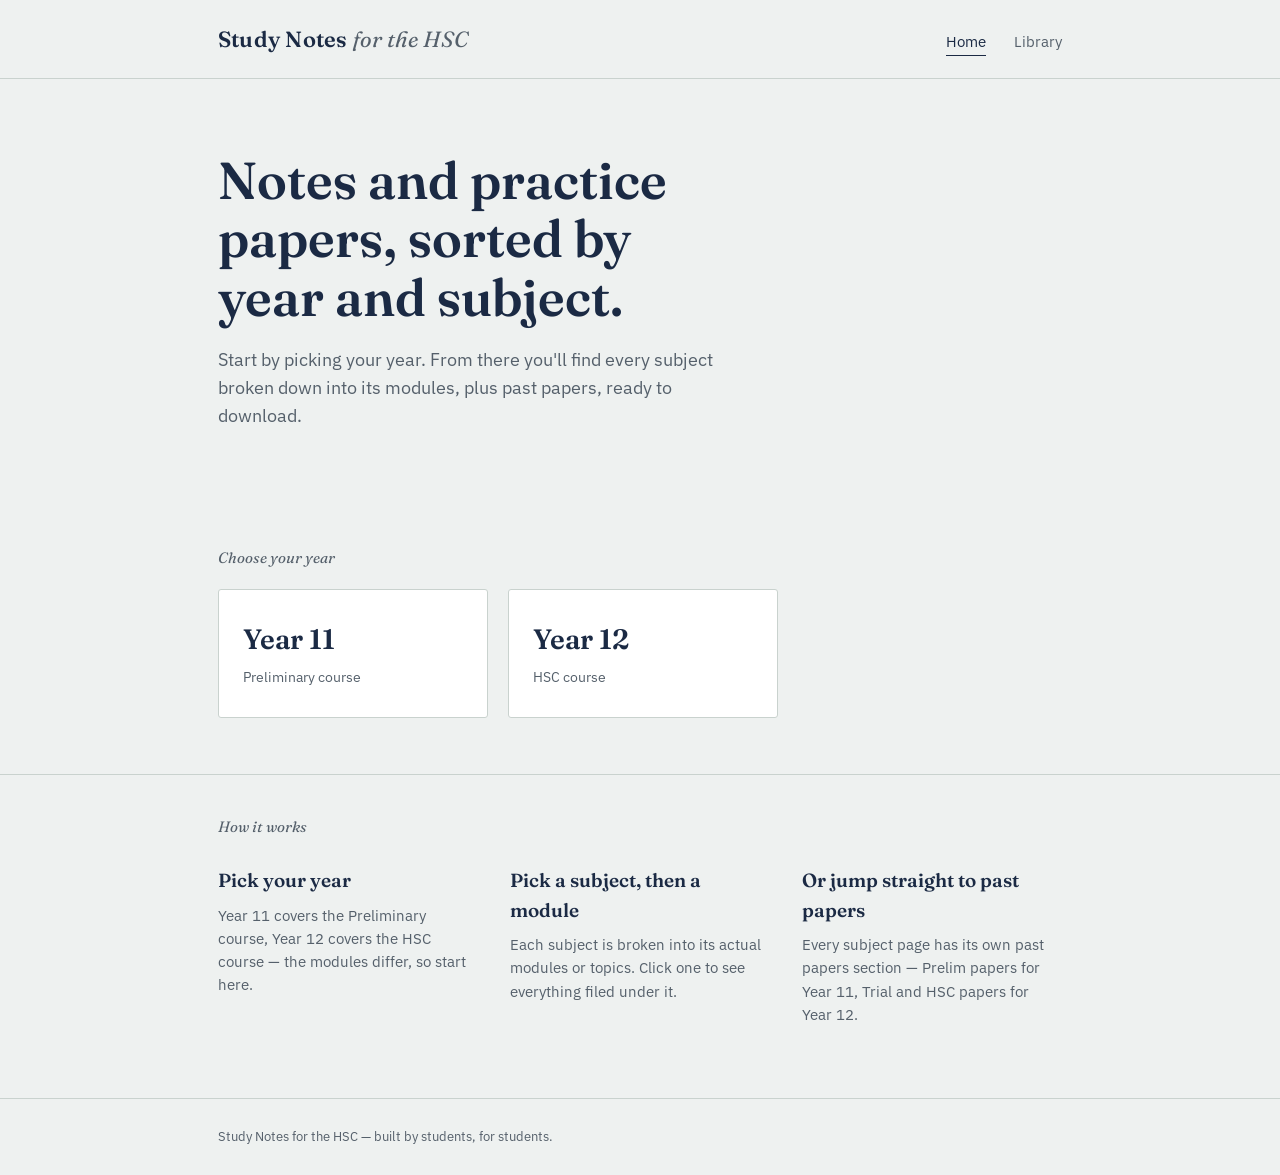
<file: index.html>
<!DOCTYPE html>
<html lang="en">
<head>
<meta charset="UTF-8">
<meta name="viewport" content="width=device-width, initial-scale=1.0">
<title>Study Notes — HSC resources by subject</title>
<meta name="description" content="Practice papers, notes, and past HSC questions organised by year, subject, and module.">
<link rel="preconnect" href="https://fonts.googleapis.com">
<link href="https://fonts.googleapis.com/css2?family=Fraunces:ital,wght@0,400;0,600;1,400&family=IBM+Plex+Sans:wght@400;500;600&display=swap" rel="stylesheet">
<link rel="stylesheet" href="style.css">
</head>
<body>

<header class="site-header">
  <div class="wrap">
    <a href="index.html" class="site-title">Study Notes <span>for the HSC</span></a>
    <nav class="site-nav">
      <a href="index.html" aria-current="page">Home</a>
      <a href="library.html">Library</a>
    </nav>
  </div>
</header>

<main>
  <section class="hero">
    <div class="wrap">
      <h1>Notes and practice papers, sorted by year and subject.</h1>
      <p>Start by picking your year. From there you'll find every subject broken down into its modules, plus past papers, ready to download.</p>
    </div>
  </section>

  <section class="year-picker">
    <div class="wrap">
      <p class="contents-heading">Choose your year</p>
      <div class="year-cards">
        <a class="year-card" href="subjects.html?year=11">
          <span class="year-card-label">Year 11</span>
          <span class="year-card-sub">Preliminary course</span>
        </a>
        <a class="year-card" href="subjects.html?year=12">
          <span class="year-card-label">Year 12</span>
          <span class="year-card-sub">HSC course</span>
        </a>
      </div>
    </div>
  </section>

  <section class="how">
    <div class="wrap">
      <p class="contents-heading">How it works</p>
      <div class="how-grid">
        <div class="how-item">
          <h3>Pick your year</h3>
          <p>Year 11 covers the Preliminary course, Year 12 covers the HSC course — the modules differ, so start here.</p>
        </div>
        <div class="how-item">
          <h3>Pick a subject, then a module</h3>
          <p>Each subject is broken into its actual modules or topics. Click one to see everything filed under it.</p>
        </div>
        <div class="how-item">
          <h3>Or jump straight to past papers</h3>
          <p>Every subject page has its own past papers section — Prelim papers for Year 11, Trial and HSC papers for Year 12.</p>
        </div>
      </div>
    </div>
  </section>
</main>

<footer class="site-footer">
  <div class="wrap">
    Study Notes for the HSC — built by students, for students.
  </div>
</footer>

</body>
</html>
</file>
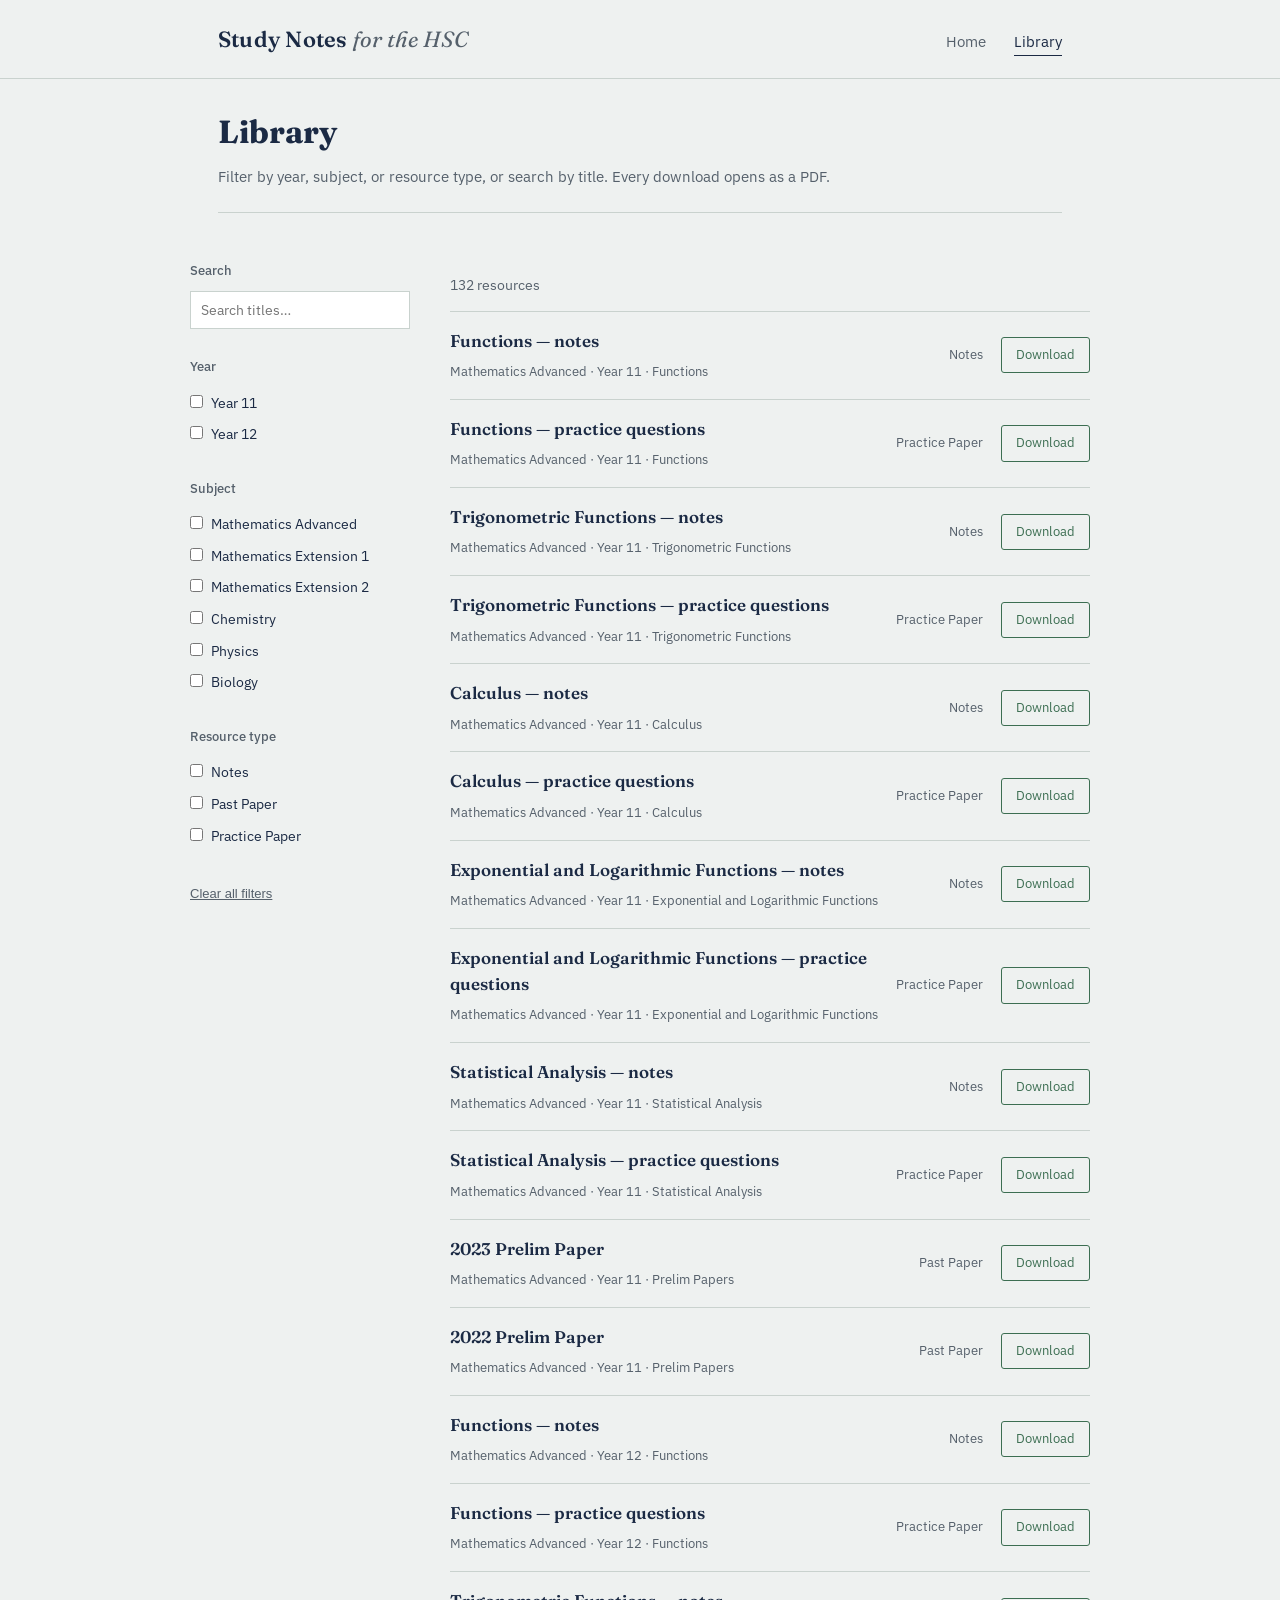
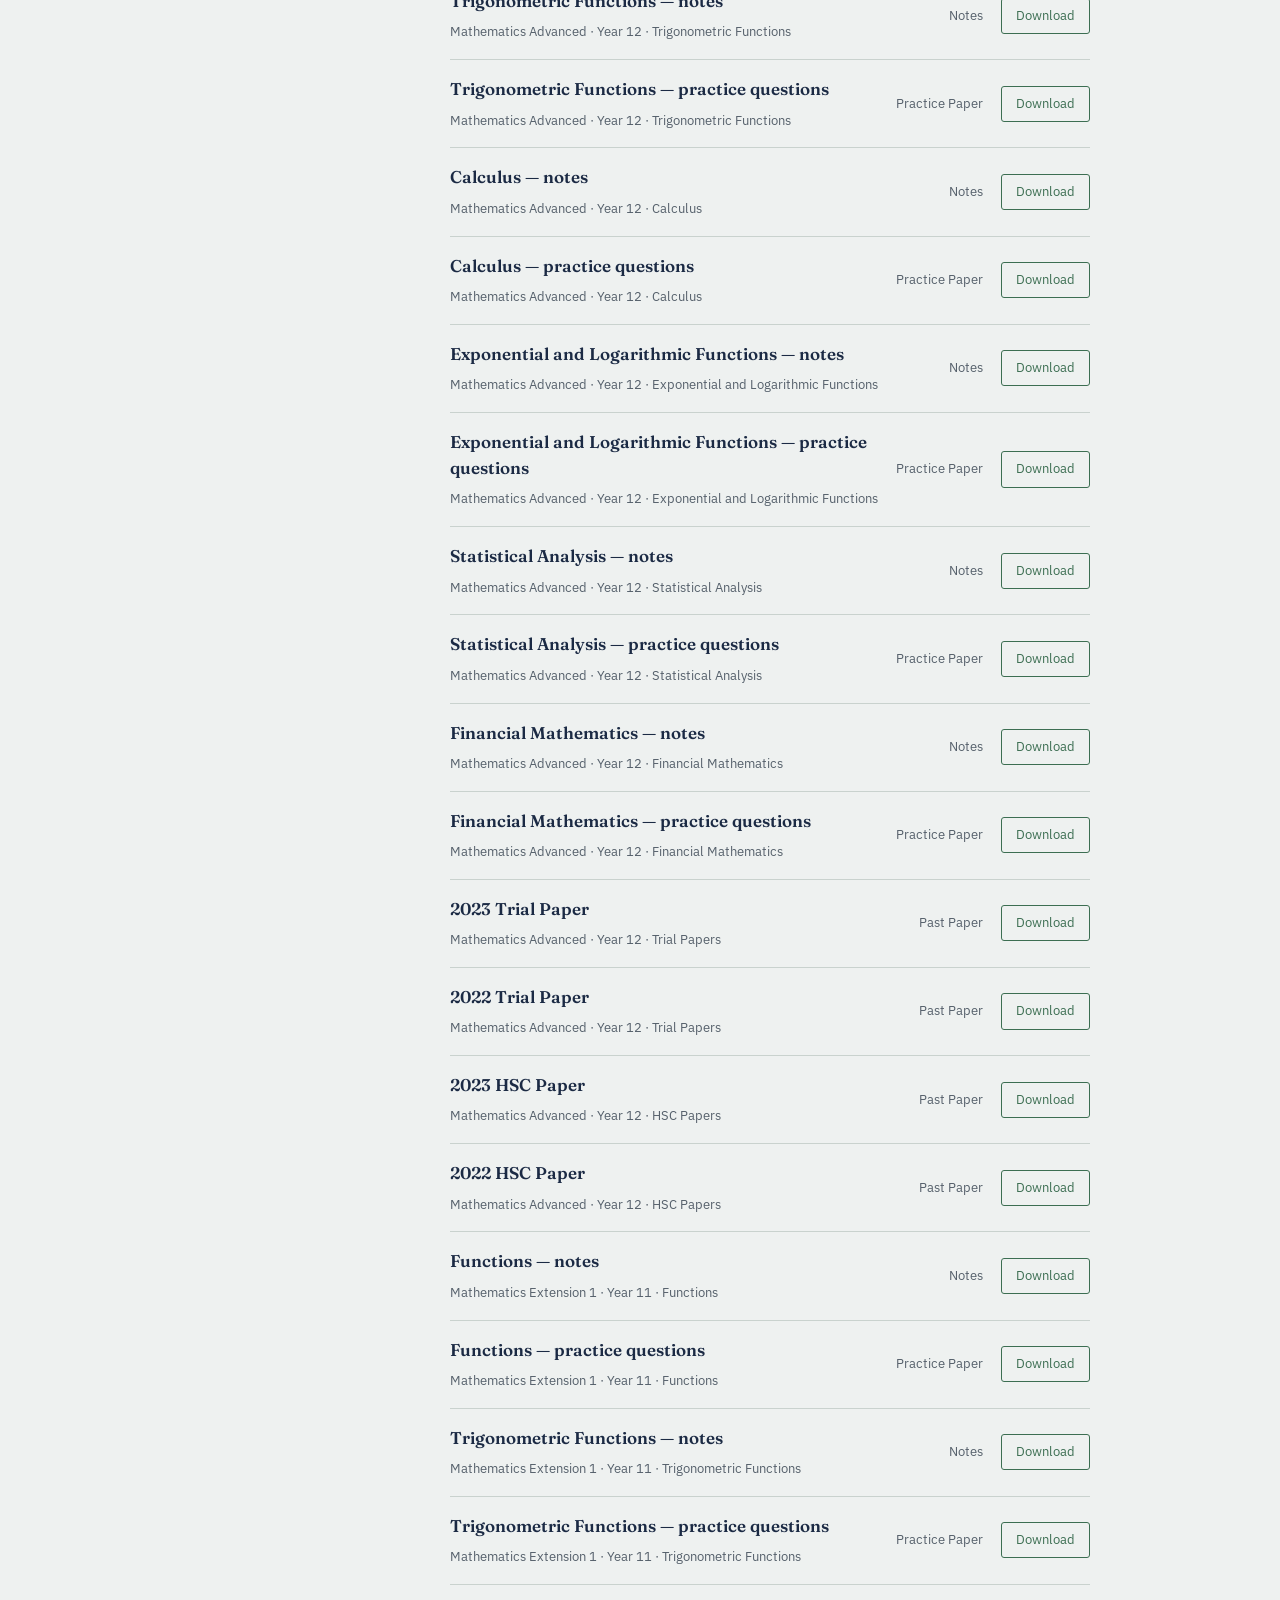
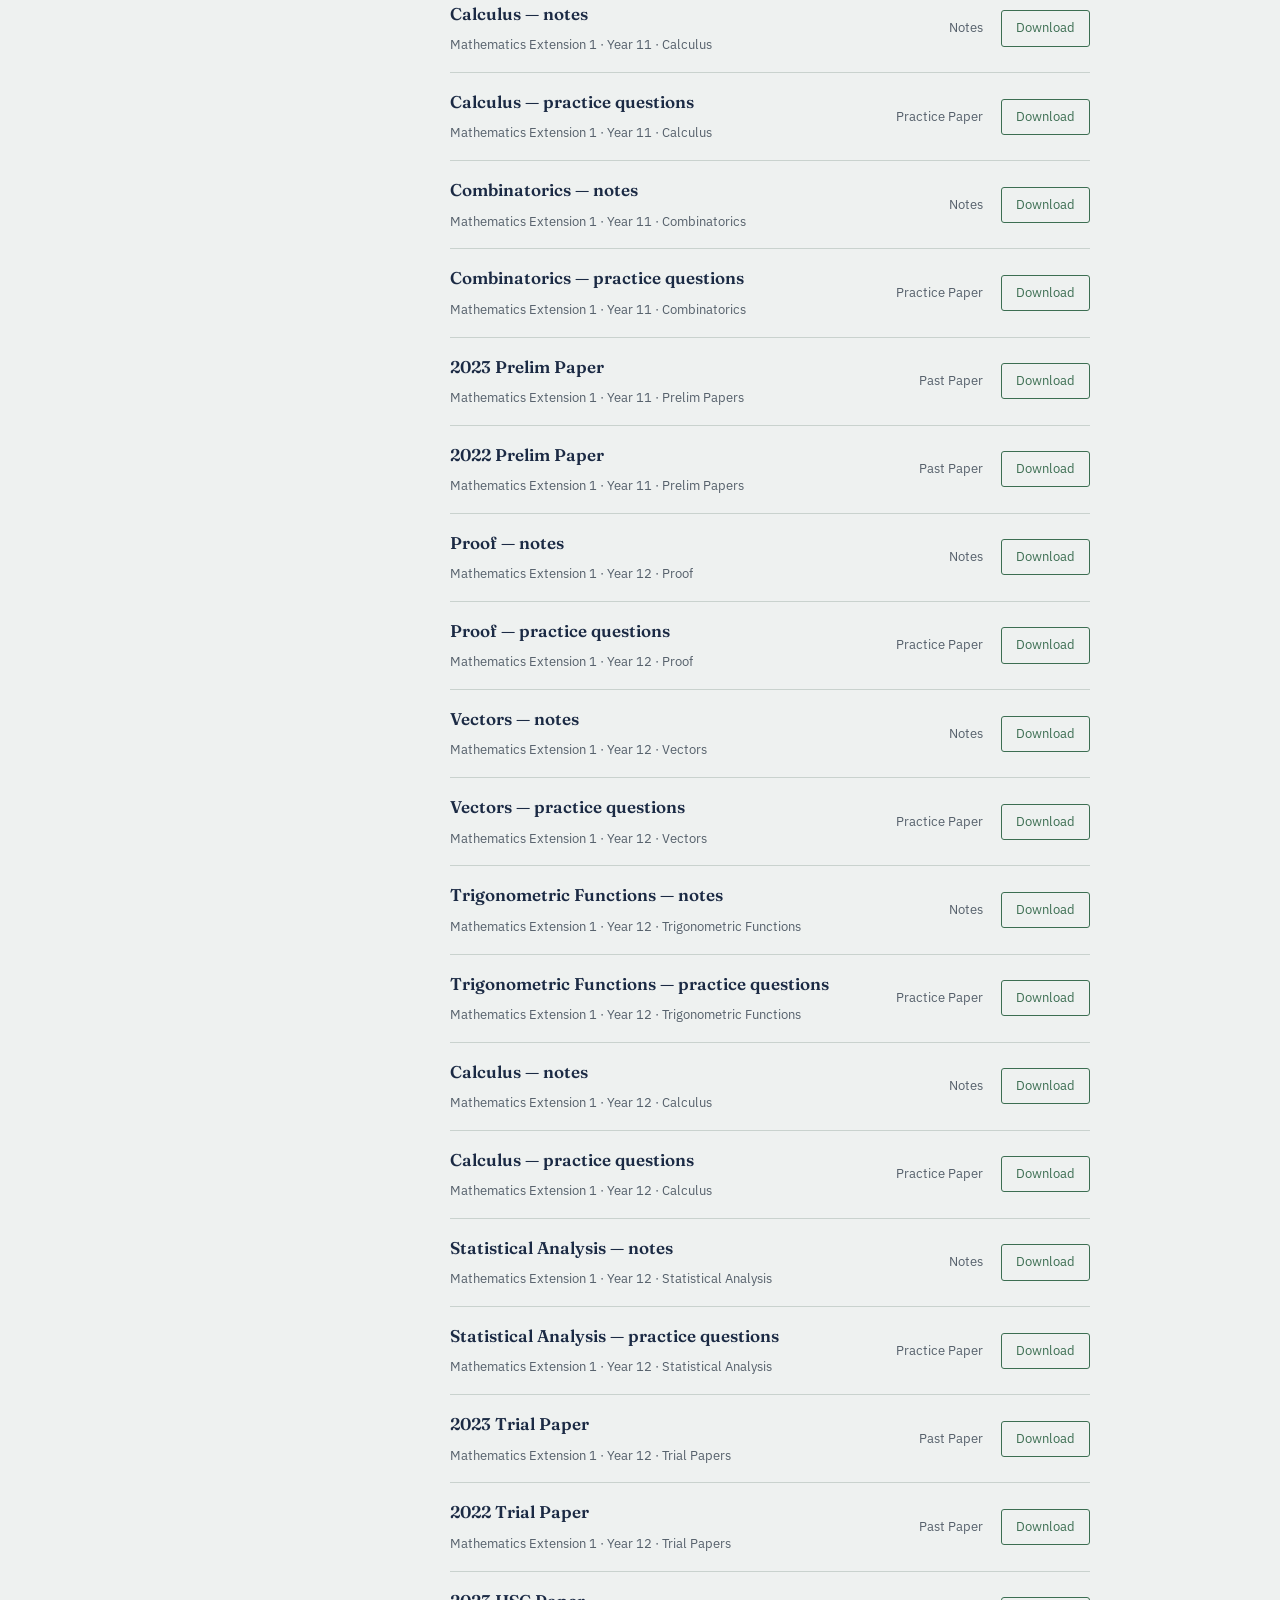
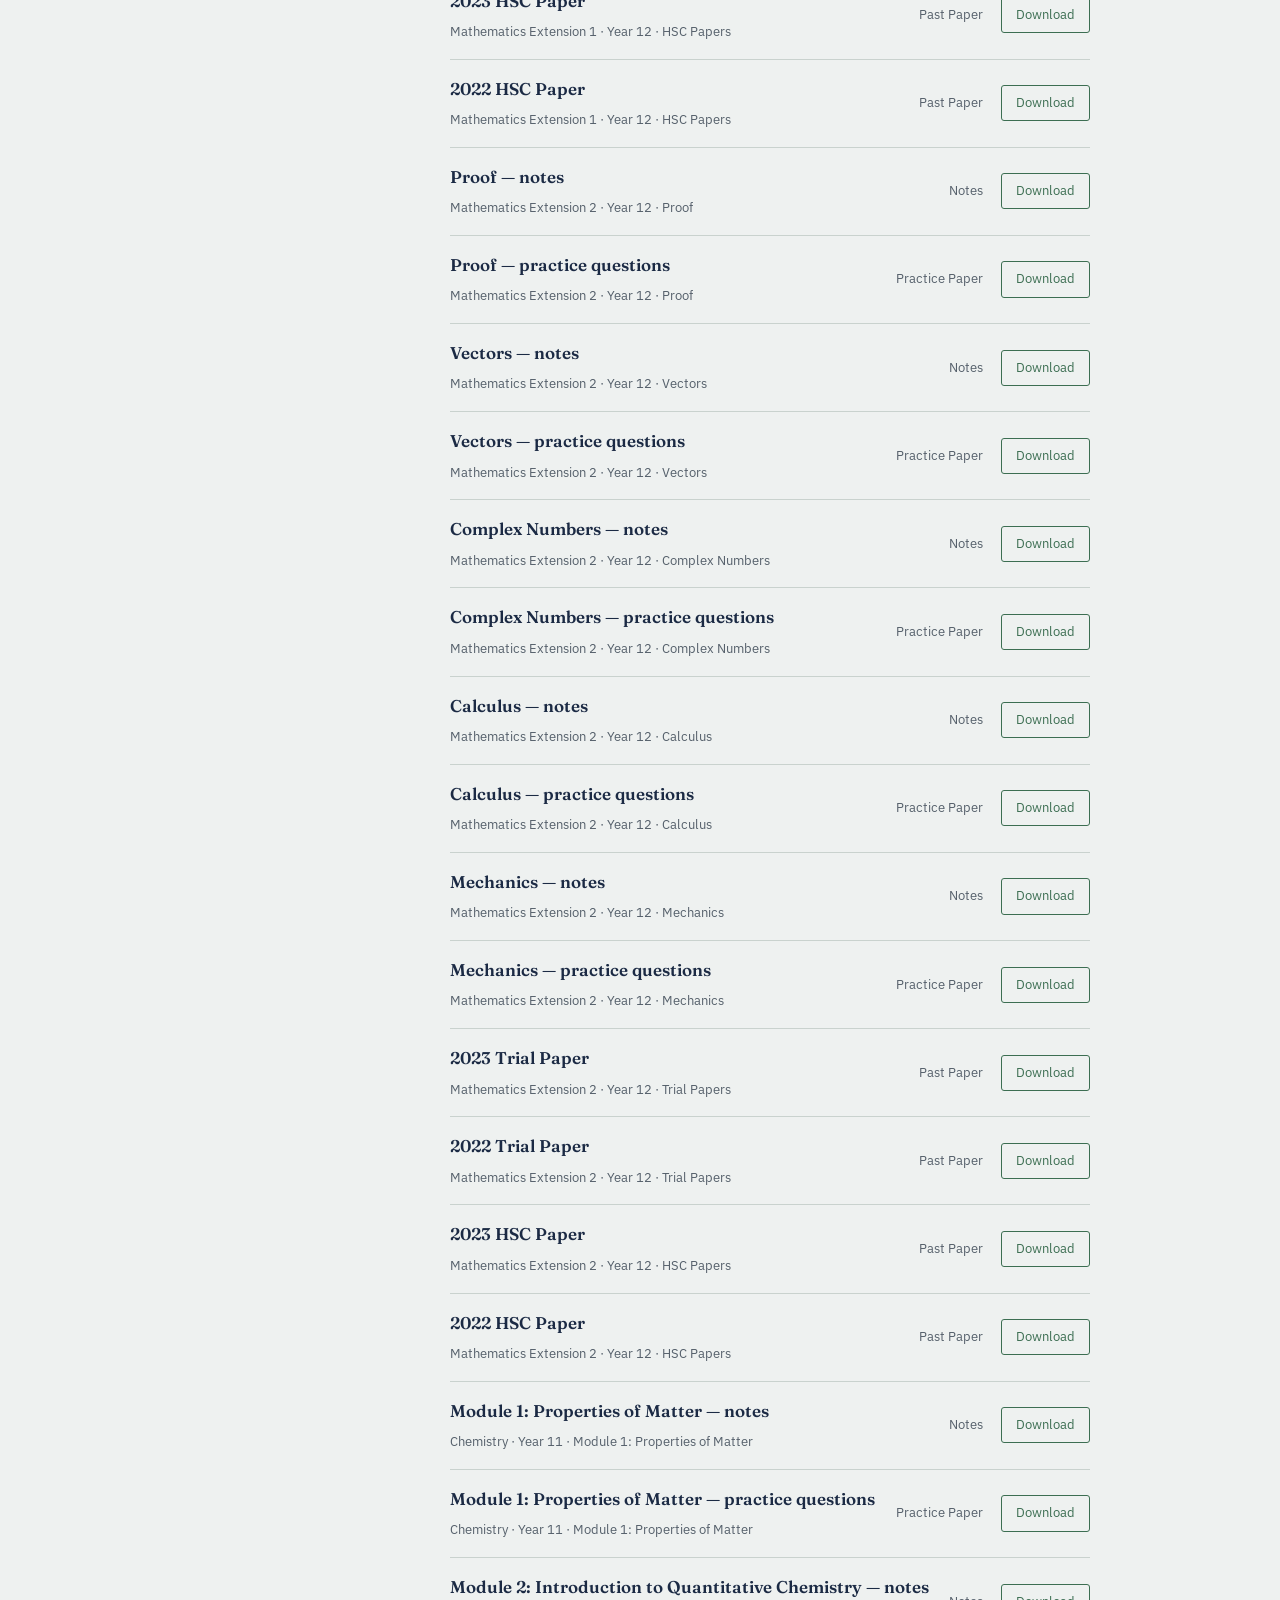
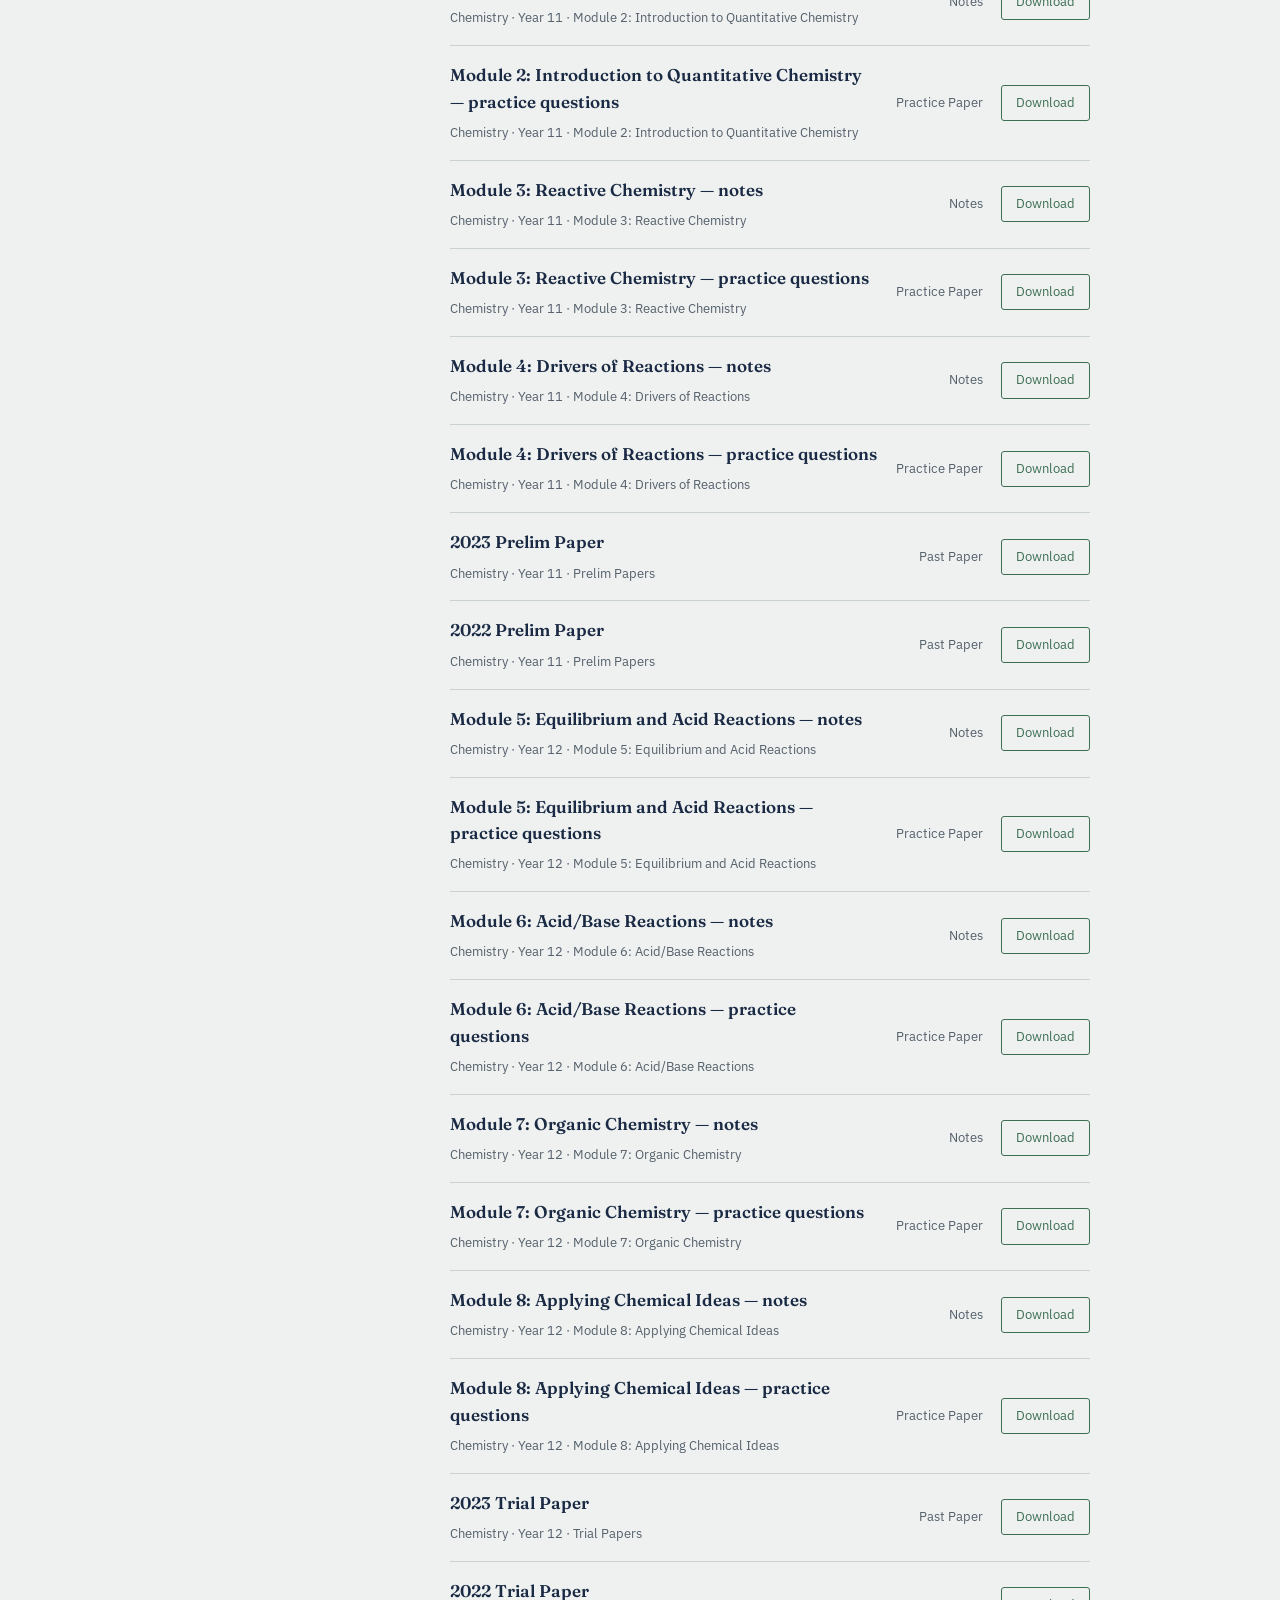
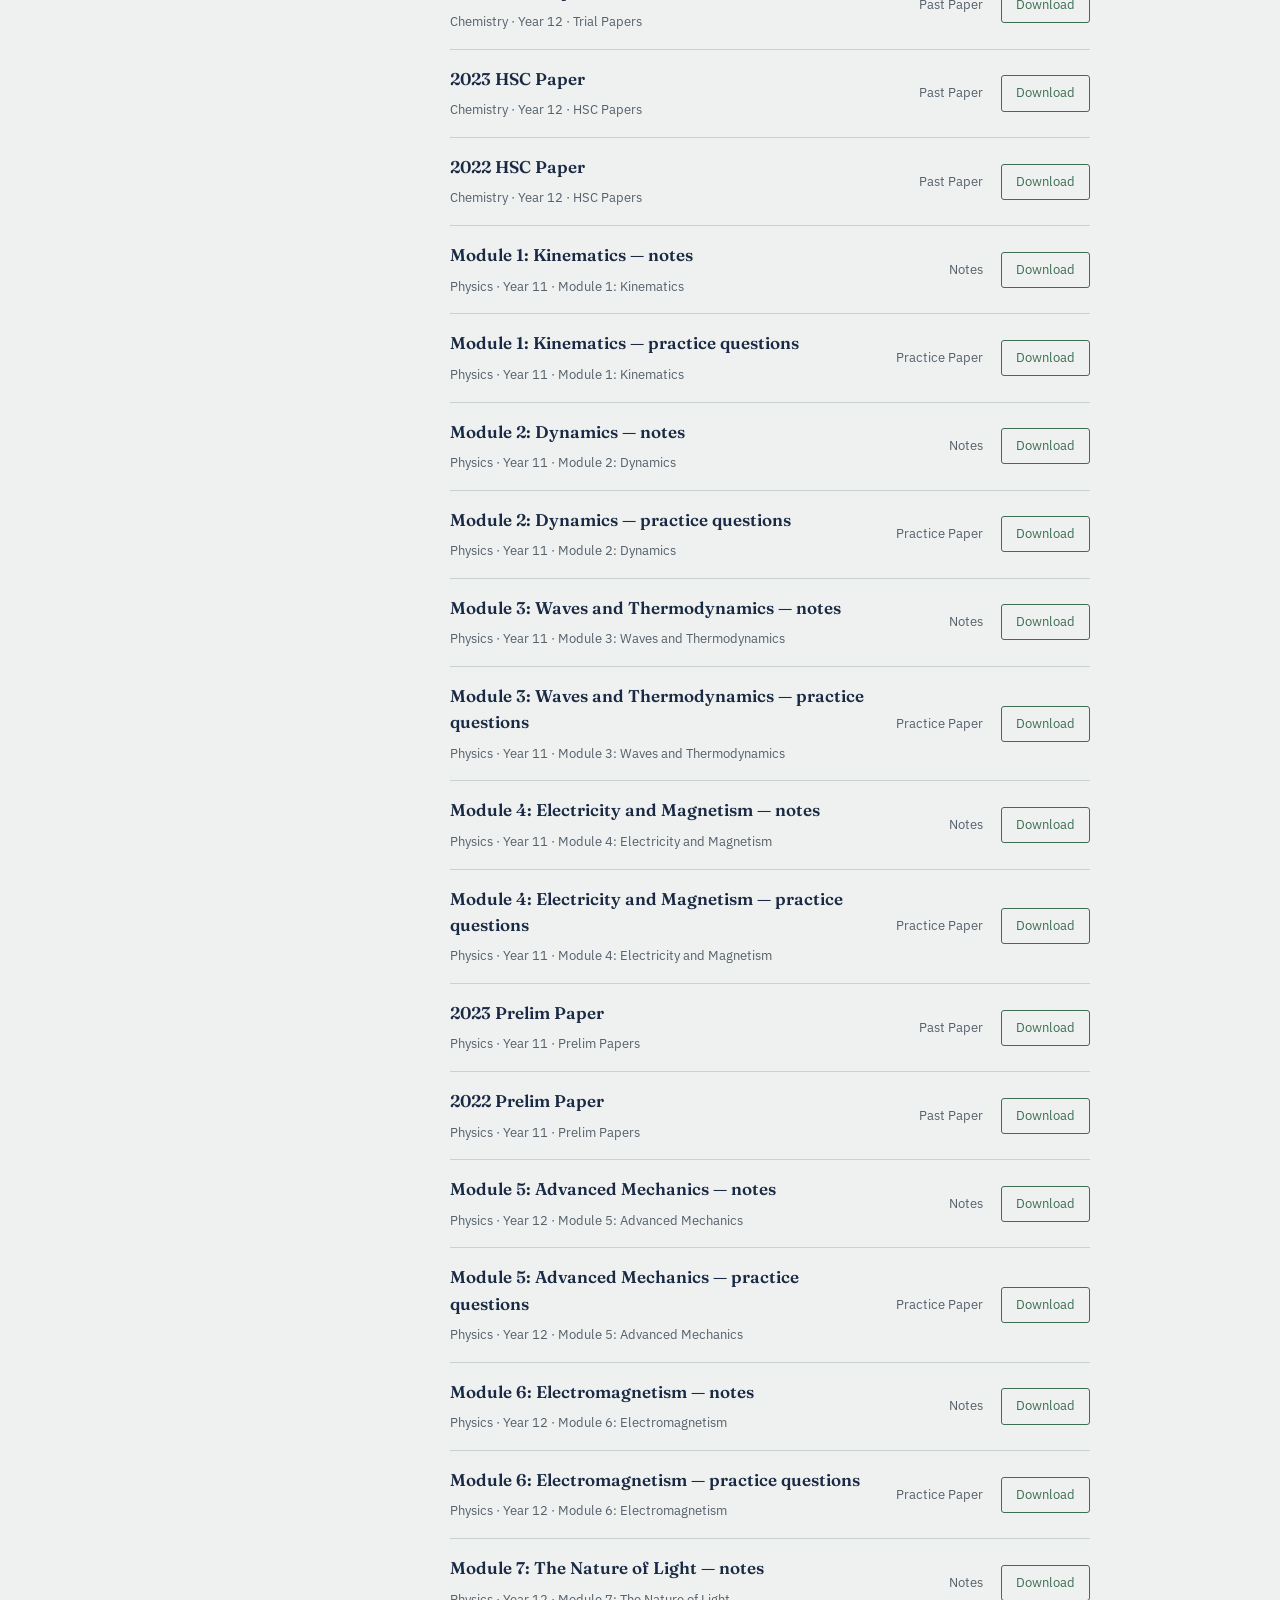
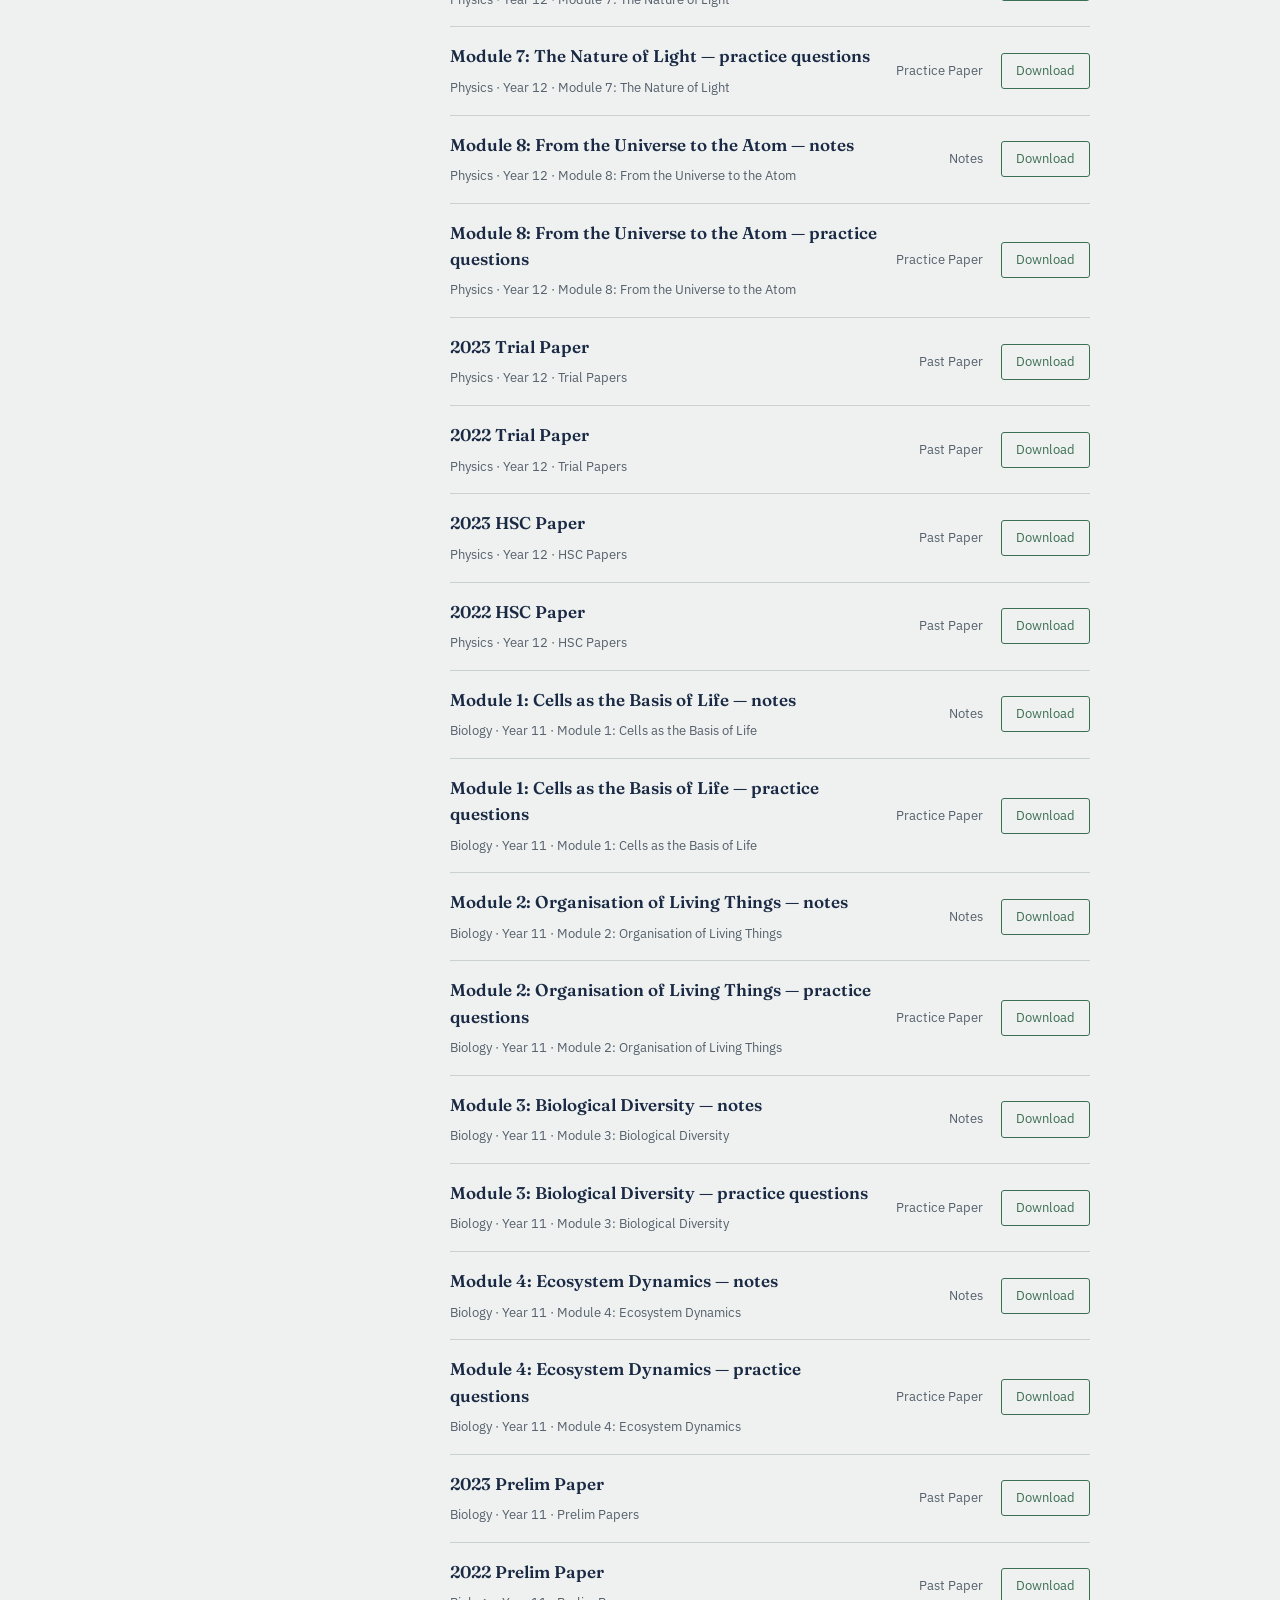
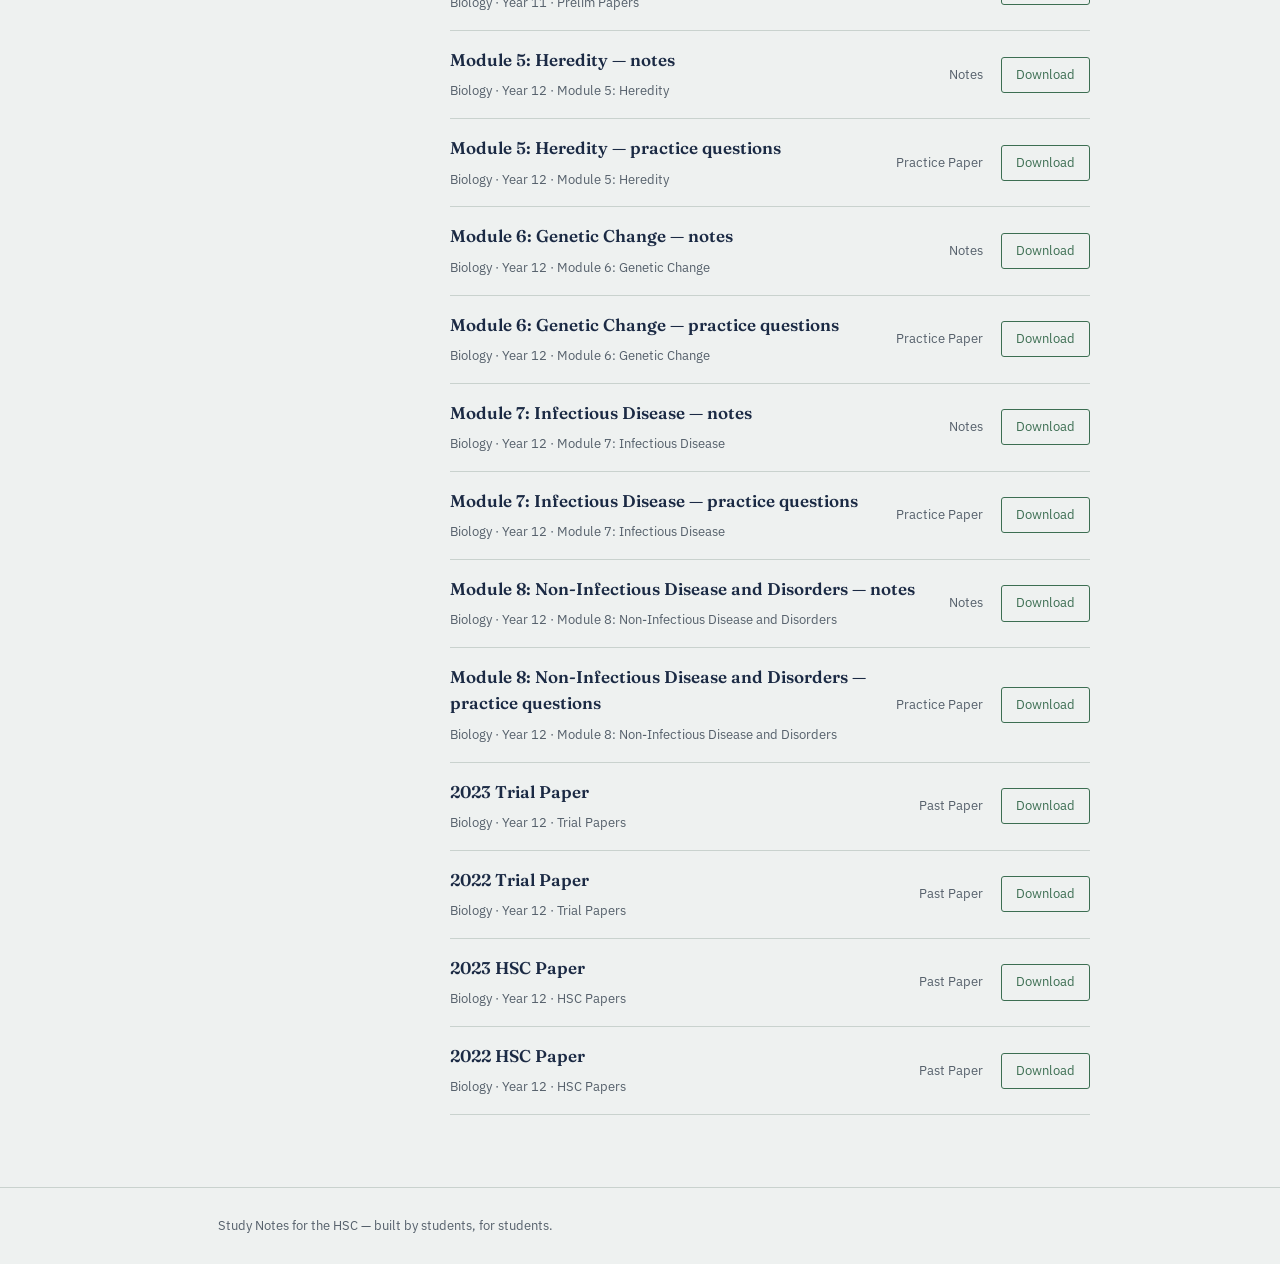
<file: library.html>
<!DOCTYPE html>
<html lang="en">
<head>
<meta charset="UTF-8">
<meta name="viewport" content="width=device-width, initial-scale=1.0">
<title>Library — Study Notes for the HSC</title>
<meta name="description" content="Browse HSC practice papers, notes, and past questions by year, subject, and topic.">
<link rel="preconnect" href="https://fonts.googleapis.com">
<link href="https://fonts.googleapis.com/css2?family=Fraunces:ital,wght@0,400;0,600;1,400&family=IBM+Plex+Sans:wght@400;500;600&display=swap" rel="stylesheet">
<link rel="stylesheet" href="style.css">
</head>
<body>

<header class="site-header">
  <div class="wrap">
    <a href="index.html" class="site-title">Study Notes <span>for the HSC</span></a>
    <nav class="site-nav">
      <a href="index.html">Home</a>
      <a href="library.html" aria-current="page">Library</a>
    </nav>
  </div>
</header>

<main>
  <div class="wrap">
    <p class="breadcrumb" id="breadcrumb"></p>
    <div class="library-header">
      <h1 id="library-heading">Library</h1>
      <p id="library-subtitle">Filter by year, subject, or resource type, or search by title. Every download opens as a PDF.</p>
    </div>
  </div>

  <div class="wrap library" id="library-body">
    <aside class="filters" id="filters-panel">
      <div class="filter-group">
        <h4>Search</h4>
        <input type="text" id="search-input" placeholder="Search titles…" style="width:100%; padding:9px 10px; border:1px solid var(--line); font-family: var(--font-body); font-size:14px; background:#fff;">
      </div>
      <div class="filter-group">
        <h4>Year</h4>
        <div id="year-filters"></div>
      </div>
      <div class="filter-group">
        <h4>Subject</h4>
        <div id="subject-filters"></div>
      </div>
      <div class="filter-group">
        <h4>Resource type</h4>
        <div id="type-filters"></div>
      </div>
      <button id="clear-filters">Clear all filters</button>
    </aside>

    <div class="results">
      <p class="results-meta" id="results-meta"></p>
      <ul class="resource-list" id="resource-list"></ul>
    </div>
  </div>
</main>

<footer class="site-footer">
  <div class="wrap">
    Study Notes for the HSC — built by students, for students.
  </div>
</footer>

<script src="data.js"></script>
<script src="script.js"></script>
</body>
</html>
</file>
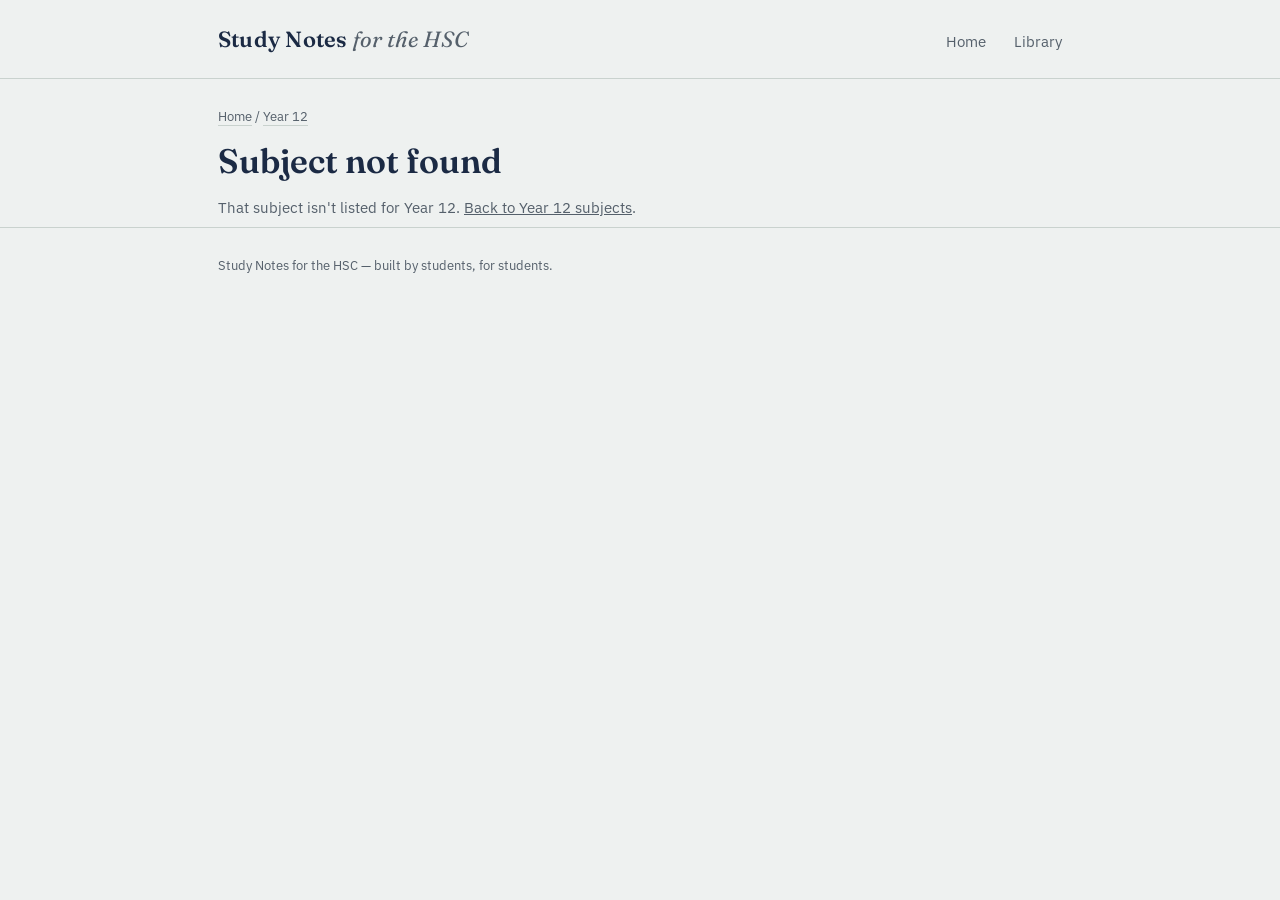
<file: subject.html>
<!DOCTYPE html>
<html lang="en">
<head>
<meta charset="UTF-8">
<meta name="viewport" content="width=device-width, initial-scale=1.0">
<title>Subject — Study Notes for the HSC</title>
<meta name="description" content="Modules and past papers for this subject.">
<link rel="preconnect" href="https://fonts.googleapis.com">
<link href="https://fonts.googleapis.com/css2?family=Fraunces:ital,wght@0,400;0,600;1,400&family=IBM+Plex+Sans:wght@400;500;600&display=swap" rel="stylesheet">
<link rel="stylesheet" href="style.css">
</head>
<body>

<header class="site-header">
  <div class="wrap">
    <a href="index.html" class="site-title">Study Notes <span>for the HSC</span></a>
    <nav class="site-nav">
      <a href="index.html">Home</a>
      <a href="library.html">Library</a>
    </nav>
  </div>
</header>

<main>
  <div class="wrap">
    <p class="breadcrumb" id="breadcrumb"></p>
    <h1 class="page-title" id="subject-heading"></h1>
    <p class="page-subtitle" id="subject-subtitle"></p>

    <p class="contents-heading" id="modules-heading"></p>
    <div class="button-grid" id="module-buttons"></div>

    <p class="contents-heading" id="papers-heading">Past papers</p>
    <div class="button-grid" id="paper-buttons"></div>
  </div>
</main>

<footer class="site-footer">
  <div class="wrap">
    Study Notes for the HSC — built by students, for students.
  </div>
</footer>

<script src="data.js"></script>
<script>
  const params = new URLSearchParams(window.location.search);
  const year = params.get('year') === '11' ? 11 : 12;
  const subjectSlug = params.get('subject');
  const subject = subjectBySlug(subjectSlug);

  if (!subject || !subject.years[year]) {
    document.querySelector('main .wrap').innerHTML = `
      <p class="breadcrumb"><a href="index.html">Home</a> <span aria-hidden="true">/</span> <a href="subjects.html?year=${year}">Year ${year}</a></p>
      <h1 class="page-title">Subject not found</h1>
      <p class="page-subtitle">That subject isn't listed for Year ${year}. <a href="subjects.html?year=${year}">Back to Year ${year} subjects</a>.</p>
    `;
  } else {
    const yearData = subject.years[year];

    document.getElementById('breadcrumb').innerHTML = `
      <a href="index.html">Home</a> <span aria-hidden="true">/</span>
      <a href="subjects.html?year=${year}">Year ${year}</a> <span aria-hidden="true">/</span>
      <span>${subject.name}</span>
    `;
    document.getElementById('subject-heading').textContent = subject.name;
    document.getElementById('subject-subtitle').textContent = `Year ${year} — ${year === 11 ? 'Preliminary' : 'HSC'} course`;
    document.getElementById('modules-heading').textContent = `${subject.unitLabel}s`;

    const moduleContainer = document.getElementById('module-buttons');
    yearData.modules.forEach(topic => {
      const a = document.createElement('a');
      a.className = 'grid-btn';
      a.href = `library.html?subject=${subject.slug}&year=${year}&topic=${encodeURIComponent(topic)}`;
      a.textContent = topic;
      moduleContainer.appendChild(a);
    });

    const paperContainer = document.getElementById('paper-buttons');
    yearData.paperTypes.forEach(paperType => {
      const a = document.createElement('a');
      a.className = 'grid-btn grid-btn-paper';
      a.href = `library.html?subject=${subject.slug}&year=${year}&topic=${encodeURIComponent(paperType)}`;
      a.textContent = paperType;
      paperContainer.appendChild(a);
    });
  }
</script>
</body>
</html>
</file>
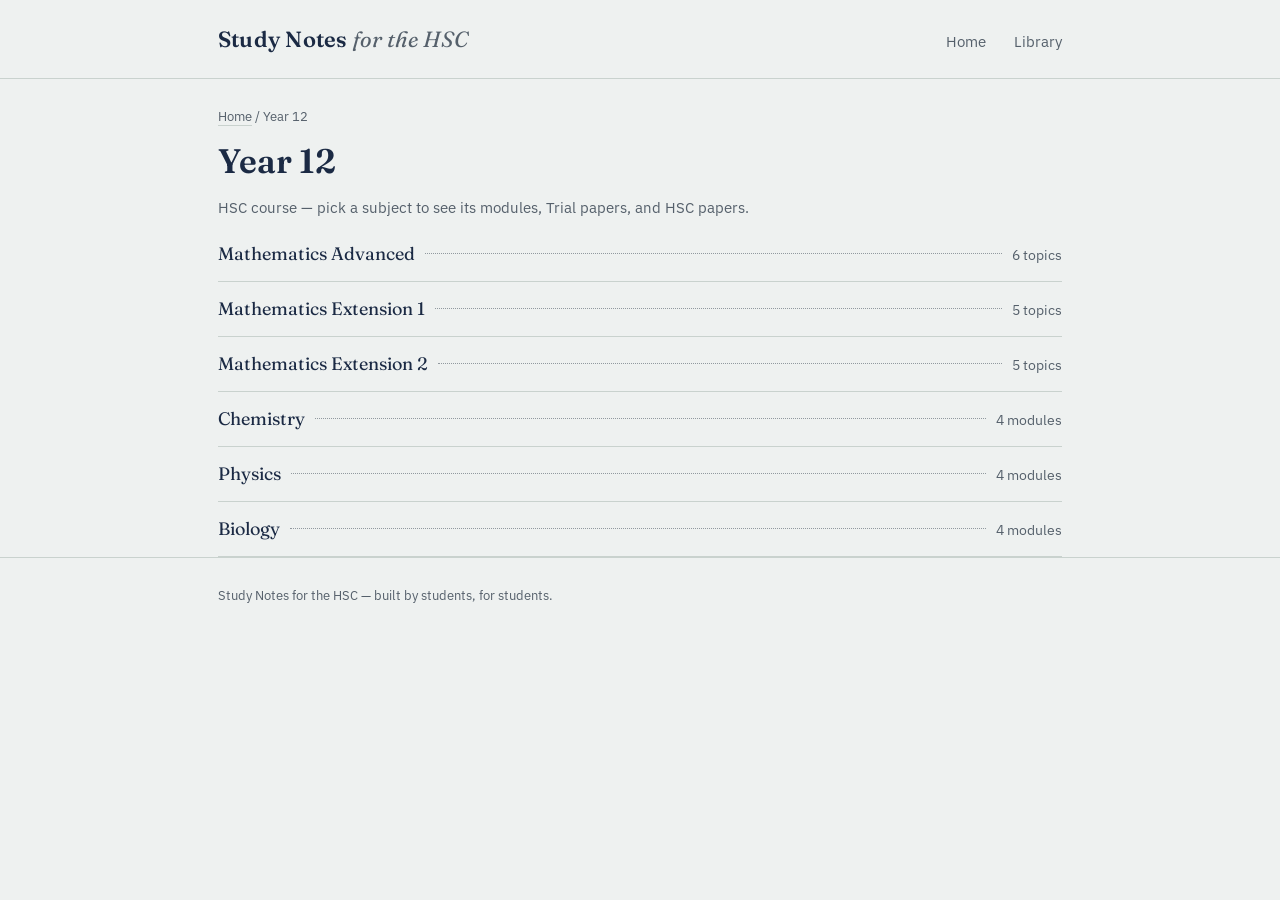
<file: subjects.html>
<!DOCTYPE html>
<html lang="en">
<head>
<meta charset="UTF-8">
<meta name="viewport" content="width=device-width, initial-scale=1.0">
<title>Subjects — Study Notes for the HSC</title>
<meta name="description" content="Choose a subject to see its modules and past papers.">
<link rel="preconnect" href="https://fonts.googleapis.com">
<link href="https://fonts.googleapis.com/css2?family=Fraunces:ital,wght@0,400;0,600;1,400&family=IBM+Plex+Sans:wght@400;500;600&display=swap" rel="stylesheet">
<link rel="stylesheet" href="style.css">
</head>
<body>

<header class="site-header">
  <div class="wrap">
    <a href="index.html" class="site-title">Study Notes <span>for the HSC</span></a>
    <nav class="site-nav">
      <a href="index.html">Home</a>
      <a href="library.html">Library</a>
    </nav>
  </div>
</header>

<main>
  <div class="wrap">
    <p class="breadcrumb"><a href="index.html">Home</a> <span aria-hidden="true">/</span> <span id="year-crumb"></span></p>
    <h1 class="page-title" id="year-heading"></h1>
    <p class="page-subtitle" id="year-subtitle"></p>

    <ul class="toc-list" id="subject-toc"></ul>
  </div>
</main>

<footer class="site-footer">
  <div class="wrap">
    Study Notes for the HSC — built by students, for students.
  </div>
</footer>

<script src="data.js"></script>
<script>
  const params = new URLSearchParams(window.location.search);
  const year = params.get('year') === '11' ? 11 : 12;

  document.getElementById('year-crumb').textContent = `Year ${year}`;
  document.getElementById('year-heading').textContent = `Year ${year}`;
  document.getElementById('year-subtitle').textContent = year === 11
    ? 'Preliminary course — pick a subject to see its modules and Prelim papers.'
    : 'HSC course — pick a subject to see its modules, Trial papers, and HSC papers.';

  const list = document.getElementById('subject-toc');
  const available = SUBJECTS.filter(s => s.years[year]);

  if (available.length === 0) {
    list.innerHTML = `<li class="empty-state"><strong>No subjects listed for this year yet.</strong></li>`;
  }

  available.forEach(subject => {
    const yearData = subject.years[year];
    const moduleCount = yearData.modules.length;
    const li = document.createElement('li');
    li.innerHTML = `
      <a href="subject.html?year=${year}&subject=${subject.slug}">
        <span class="toc-name">${subject.name}</span>
        <span class="toc-leader"></span>
        <span class="toc-count">${moduleCount} ${subject.unitLabel.toLowerCase()}${moduleCount === 1 ? '' : 's'}</span>
      </a>
    `;
    list.appendChild(li);
  });
</script>
</body>
</html>
</file>
<file: style.css>
/* ============================================================
   Tokens
   ============================================================ */
:root {
  --paper: #EEF1F0;
  --card: #FFFFFF;
  --ink: #1B2A44;
  --ink-soft: #55606B;
  --line: #C9D2CE;
  --highlight: #E8AA2E;
  --highlight-ink: #1B2A44;
  --pass: #3C6E52;
  --radius: 3px;
  --max-width: 900px;

  --font-display: "Fraunces", "Iowan Old Style", serif;
  --font-body: "IBM Plex Sans", -apple-system, sans-serif;
}

* { box-sizing: border-box; }

html {
  scroll-behavior: smooth;
}

body {
  margin: 0;
  background: var(--paper);
  color: var(--ink);
  font-family: var(--font-body);
  font-size: 16px;
  line-height: 1.55;
  -webkit-font-smoothing: antialiased;
}

a { color: inherit; }

img { max-width: 100%; }

:focus-visible {
  outline: 2px solid var(--ink);
  outline-offset: 3px;
}

@media (prefers-reduced-motion: reduce) {
  html { scroll-behavior: auto; }
  * { transition: none !important; animation: none !important; }
}

.wrap {
  max-width: var(--max-width);
  margin: 0 auto;
  padding: 0 28px;
}

/* ============================================================
   Header
   ============================================================ */
.site-header {
  border-bottom: 1px solid var(--line);
  padding: 22px 0;
}

.site-header .wrap {
  display: flex;
  align-items: baseline;
  justify-content: space-between;
  gap: 24px;
}

.site-title {
  font-family: var(--font-display);
  font-size: 22px;
  font-weight: 600;
  text-decoration: none;
  letter-spacing: 0.01em;
}

.site-title span {
  color: var(--ink-soft);
  font-weight: 400;
  font-style: italic;
}

.site-nav {
  display: flex;
  gap: 28px;
  font-size: 15px;
}

.site-nav a {
  text-decoration: none;
  color: var(--ink-soft);
  border-bottom: 1px solid transparent;
  padding-bottom: 2px;
}

.site-nav a:hover,
.site-nav a[aria-current="page"] {
  color: var(--ink);
  border-bottom-color: var(--ink);
}

/* ============================================================
   Hero
   ============================================================ */
.hero {
  padding: 72px 0 48px;
}

.hero h1 {
  font-family: var(--font-display);
  font-size: clamp(34px, 5vw, 52px);
  line-height: 1.12;
  font-weight: 600;
  margin: 0 0 20px;
  max-width: 15ch;
}

.hero p {
  font-size: 18px;
  color: var(--ink-soft);
  max-width: 46ch;
  margin: 0 0 28px;
}

.hero-search {
  display: flex;
  gap: 0;
  max-width: 480px;
  border: 1px solid var(--ink);
}

.hero-search input {
  flex: 1;
  border: none;
  background: var(--card);
  padding: 13px 16px;
  font-family: var(--font-body);
  font-size: 15px;
  color: var(--ink);
}

.hero-search input:focus {
  outline: none;
}

.hero-search button {
  border: none;
  border-left: 1px solid var(--ink);
  background: var(--ink);
  color: var(--paper);
  padding: 13px 20px;
  font-family: var(--font-body);
  font-size: 15px;
  cursor: pointer;
}

.hero-search button:hover {
  background: var(--highlight);
  color: var(--highlight-ink);
}

/* ============================================================
   Year picker
   ============================================================ */
.year-picker {
  padding: 8px 0 56px;
}

.year-cards {
  display: grid;
  grid-template-columns: 1fr 1fr;
  gap: 20px;
  margin-top: 20px;
  max-width: 560px;
}

.year-card {
  display: flex;
  flex-direction: column;
  gap: 6px;
  text-decoration: none;
  color: var(--ink);
  background: var(--card);
  border: 1px solid var(--line);
  padding: 28px 24px;
  border-radius: var(--radius);
}

.year-card:hover {
  border-color: var(--ink);
}

.year-card-label {
  font-family: var(--font-display);
  font-size: 28px;
  font-weight: 600;
}

.year-card-sub {
  font-size: 14px;
  color: var(--ink-soft);
}

@media (max-width: 520px) {
  .year-cards { grid-template-columns: 1fr; }
}

/* ============================================================
   Breadcrumb + page titles (subjects / subject / library headers)
   ============================================================ */
.breadcrumb {
  font-size: 13px;
  color: var(--ink-soft);
  margin: 28px 0 8px;
}

.breadcrumb a {
  color: var(--ink-soft);
  text-decoration: none;
  border-bottom: 1px solid var(--line);
}

.breadcrumb a:hover {
  color: var(--ink);
  border-bottom-color: var(--ink);
}

.page-title {
  font-family: var(--font-display);
  font-size: 34px;
  font-weight: 600;
  margin: 0 0 8px;
}

.page-subtitle {
  color: var(--ink-soft);
  font-size: 15px;
  margin: 0 0 8px;
}

/* ============================================================
   Module / past-paper button grid (subject page)
   ============================================================ */
.button-grid {
  display: grid;
  grid-template-columns: repeat(2, 1fr);
  gap: 12px;
  margin: 20px 0 40px;
}

@media (max-width: 640px) {
  .button-grid { grid-template-columns: 1fr; }
}

.grid-btn {
  display: block;
  text-decoration: none;
  color: var(--ink);
  background: var(--card);
  border: 1px solid var(--line);
  padding: 16px 18px;
  font-size: 15px;
  border-radius: var(--radius);
  line-height: 1.4;
}

.grid-btn:hover {
  border-color: var(--ink);
}

.grid-btn-paper {
  border-color: var(--pass);
  color: var(--pass);
  font-weight: 500;
}

.grid-btn-paper:hover {
  background: var(--pass);
  color: var(--card);
}

/* ============================================================
   Contents / subject index (table-of-contents styling)
   ============================================================ */
.contents {
  padding: 12px 0 64px;
  border-top: 1px solid var(--line);
}

.contents-heading {
  font-family: var(--font-display);
  font-size: 15px;
  font-style: italic;
  color: var(--ink-soft);
  margin: 32px 0 18px;
}

.toc-list {
  list-style: none;
  margin: 0;
  padding: 0;
}

.toc-list li {
  border-bottom: 1px solid var(--line);
}

.toc-list a {
  display: flex;
  align-items: baseline;
  gap: 10px;
  text-decoration: none;
  padding: 13px 0;
  color: var(--ink);
}

.toc-name {
  font-family: var(--font-display);
  font-size: 18px;
  white-space: nowrap;
}

.toc-leader {
  flex: 1;
  border-bottom: 1px dotted var(--ink-soft);
  height: 0;
  transform: translateY(-6px);
  opacity: 0.6;
}

.toc-count {
  font-size: 14px;
  color: var(--ink-soft);
  white-space: nowrap;
}

.toc-list a:hover .toc-name {
  color: var(--pass);
}

.toc-list a:hover .toc-leader {
  border-bottom-color: var(--pass);
  opacity: 1;
}

/* ============================================================
   How it works
   ============================================================ */
.how {
  padding: 8px 0 72px;
  border-top: 1px solid var(--line);
}

.how-grid {
  display: grid;
  grid-template-columns: repeat(3, 1fr);
  gap: 32px;
  margin-top: 28px;
}

.how-item h3 {
  font-family: var(--font-display);
  font-size: 19px;
  margin: 0 0 8px;
  font-weight: 600;
}

.how-item p {
  color: var(--ink-soft);
  font-size: 15px;
  margin: 0;
}

@media (max-width: 720px) {
  .how-grid { grid-template-columns: 1fr; gap: 24px; }
}

/* ============================================================
   Library page
   ============================================================ */
.library {
  padding: 44px 0 72px;
  display: grid;
  grid-template-columns: 220px 1fr;
  gap: 40px;
  align-items: start;
}

@media (max-width: 780px) {
  .library { grid-template-columns: 1fr; }
}

.library-header {
  grid-column: 1 / -1;
  border-bottom: 1px solid var(--line);
  padding-bottom: 24px;
  margin-bottom: 4px;
}

.library-header h1 {
  font-family: var(--font-display);
  font-size: 32px;
  margin: 0 0 8px;
}

.library-header p {
  color: var(--ink-soft);
  margin: 0;
  font-size: 15px;
}

.filters {
  position: sticky;
  top: 24px;
}

.filter-group {
  margin-bottom: 28px;
}

.filter-group h4 {
  font-size: 13px;
  color: var(--ink-soft);
  margin: 0 0 10px;
  font-weight: 500;
}

.filter-group label {
  display: flex;
  align-items: baseline;
  gap: 8px;
  font-size: 14px;
  padding: 5px 0;
  cursor: pointer;
}

.filter-group input[type="checkbox"] {
  accent-color: var(--ink);
  margin: 0;
}

#clear-filters {
  font-size: 13px;
  color: var(--ink-soft);
  background: none;
  border: none;
  padding: 0;
  text-decoration: underline;
  cursor: pointer;
}

#clear-filters:hover { color: var(--ink); }

.results-meta {
  font-size: 14px;
  color: var(--ink-soft);
  margin-bottom: 14px;
}

.resource-list {
  list-style: none;
  margin: 0;
  padding: 0;
  border-top: 1px solid var(--line);
}

.resource-item {
  display: grid;
  grid-template-columns: 1fr auto auto;
  gap: 18px;
  align-items: baseline;
  padding: 16px 0;
  border-bottom: 1px solid var(--line);
}

.resource-main .resource-title {
  font-family: var(--font-display);
  font-size: 17px;
  font-weight: 600;
  display: block;
  margin-bottom: 4px;
}

.resource-meta {
  font-size: 13px;
  color: var(--ink-soft);
}

.resource-type {
  font-size: 13px;
  color: var(--ink-soft);
  white-space: nowrap;
  align-self: center;
}

.download-btn {
  white-space: nowrap;
  font-size: 13px;
  text-decoration: none;
  color: var(--pass);
  border: 1px solid var(--pass);
  padding: 7px 14px;
  border-radius: var(--radius);
  align-self: center;
}

.download-btn:hover {
  background: var(--pass);
  color: var(--card);
}

@media (max-width: 560px) {
  .resource-item {
    grid-template-columns: 1fr;
    gap: 6px;
  }
  .download-btn { justify-self: start; margin-top: 6px; }
}

.empty-state {
  padding: 40px 0;
  color: var(--ink-soft);
  border-bottom: 1px solid var(--line);
}

.empty-state strong {
  display: block;
  color: var(--ink);
  font-family: var(--font-display);
  font-size: 18px;
  margin-bottom: 6px;
}

/* ============================================================
   Footer
   ============================================================ */
.site-footer {
  border-top: 1px solid var(--line);
  padding: 28px 0;
  font-size: 13px;
  color: var(--ink-soft);
}
</file>
